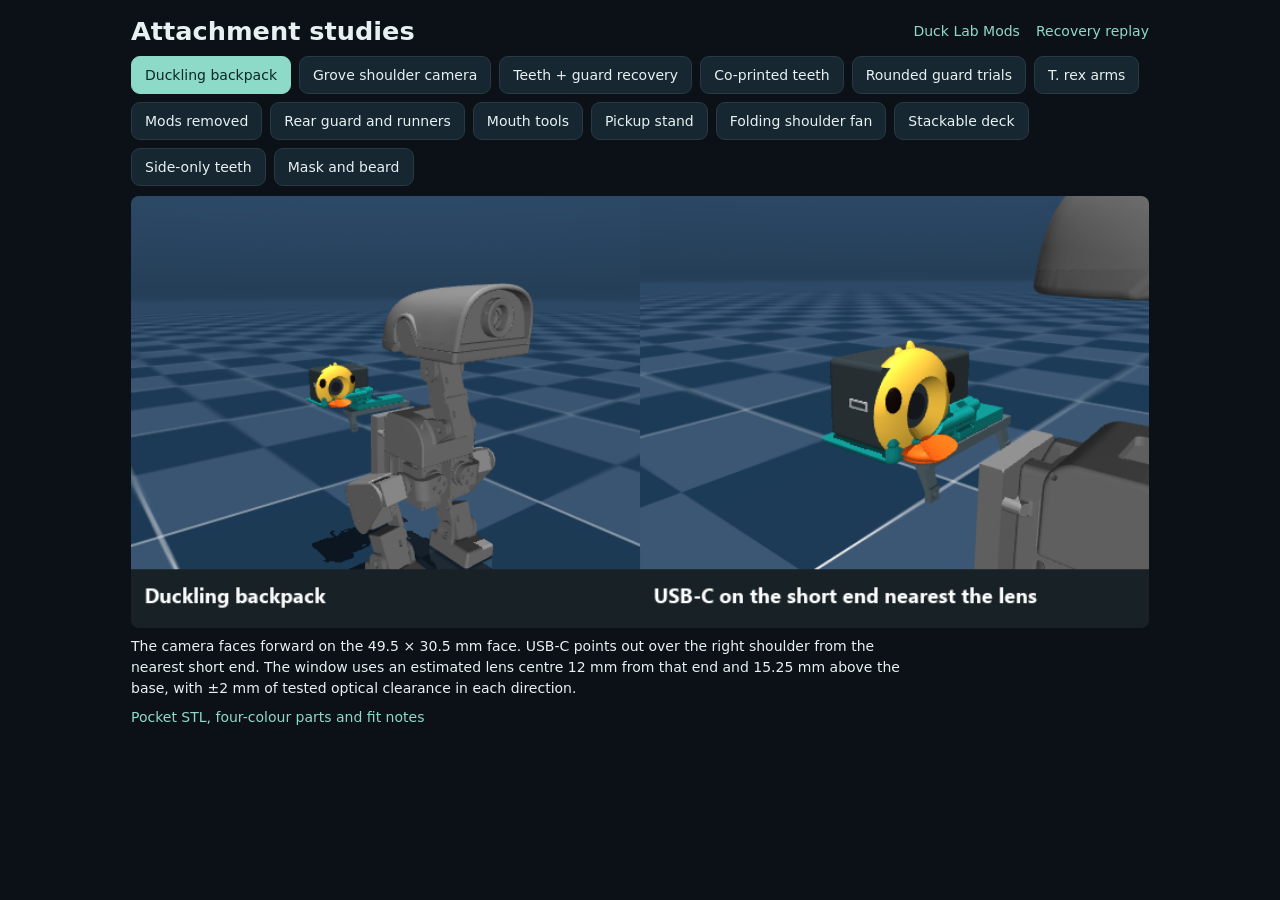
<file: assets/attachments.html>
<!doctype html>
<html lang="en">
<head>
  <meta charset="utf-8"><meta name="viewport" content="width=device-width,initial-scale=1">
  <title>Attachments · Duck Lab</title>
  <link rel="stylesheet" href="sim/sim.css?v=15">
  <style>
    .gallery{max-width:1050px;margin:auto;padding:1rem;color:var(--text)}
    .gallery header,.gallery nav,.gallery .choices{display:flex;align-items:center;gap:.5rem;flex-wrap:wrap}
    .gallery header{justify-content:space-between;margin-bottom:.6rem}
    .gallery h1{margin:0;font-size:clamp(1.2rem,3.5vw,1.6rem)}
    .gallery nav{gap:1rem}.gallery a{color:var(--mint)}
    .gallery button[aria-pressed="true"]{color:#0b2825;background:var(--mint);border-color:var(--mint)}
    .gallery figure{margin:.65rem 0}.gallery img{display:block;width:100%;height:auto;max-height:68vh;object-fit:contain;background:#10191d;border-radius:8px}
    .gallery figcaption{line-height:1.5;margin-top:.5rem;max-width:88ch}
    .gallery .links{display:flex;gap:1rem;flex-wrap:wrap;margin:.5rem 0;color:var(--muted)}
  </style>
</head>
<body><main class="gallery">
  <header><h1>Attachment studies</h1><nav aria-label="Duck Lab"><a href="simulate.html?mods=1">Duck Lab Mods</a><a href="tail-sizing.html">Recovery replay</a></nav></header>
  <div class="choices" id="choices" role="group" aria-label="Choose an attachment"></div>
  <label id="replay-controls" hidden>Replay <select id="replay"></select></label>
  <figure><img id="drawing" alt=""><figcaption id="notes" role="status"></figcaption></figure>
  <div class="links" id="links"></div>
</main>
<script type="module">
  const studies = [
  {
    "id": "duckling",
    "label": "Duckling backpack",
    "image": "duckling-pocket.png",
    "alt": "A small yellow duck head peeks out of a teal backpack on the V5. The Grove camera looks forward above the orange bill.",
    "note": "The camera faces forward on the 49.5 × 30.5 mm face. USB-C points out over the right shoulder from the nearest short end. The window uses an estimated lens centre 12 mm from that end and 15.25 mm above the base, with ±2 mm of tested optical clearance in each direction.",
    "links": [["Pocket STL, four-colour parts and fit notes", "duckling-pocket-kit.zip"]]
  },
  {
    "id": "grove-shoulder",
    "label": "Grove shoulder camera",
    "image": "grove-shoulder.png",
    "alt": "OV5647 camera facing forward on the right shoulder, blue Grove Vision AI V2 board behind it and a mint cable running back to the backpack",
    "note": "The short CSI ribbon links the camera to the Vision AI V2. The four-wire Grove lead clips along the removable boom to the backpack. The printed carrier alone is estimated at 13.89 g. This is a mechanical fit study. Physical fit, electrical integration and loaded get-up trials are pending.",
    "links": [["Carrier STL, wiring notes and bounty brief", "grove-shoulder-kit.zip"]]
  },
  {
    "id": "teeth-guard",
    "label": "Teeth + guard recovery",
    "image": "teeth-guard.webp",
    "alt": "Side-by-side policy replay of the same co-printed jaws with two guard shapes, first from a 95° right-side fall and then through a forward roll launched at 0.34 seconds",
    "note": "Both ducks wear the same co-printed teeth. At 95° on its right, the earlier guard stayed down. With 0.92 mm more flare on each side, the duck resumed walking in 3.58 s and advanced 2.01 m. Both cleared the 0.34 s roll. The revised guard passed 39 of 40 simulated starts, with one miss at 97° on its right.",
    "links": [
      ["Matched trial results", "teeth-guard-results.json"],
      ["Nearby angles and launch times", "teeth-guard-neighbors.json"],
      ["Revised guard STL and fit checks", "teeth-guard-kit.zip"],
      ["Co-printed jaws and fit coupon", "coprint-teeth-kit.zip"]
    ]
  },
  {
    "id": "coprint",
    "label": "Co-printed teeth",
    "image": "coprint-teeth.png",
    "alt": "Embedded TPU teeth and smooth stock jaws side by side, with a section through a keyed tooth root",
    "note": "Four flexible teeth per cheek on each rigid jaw. Each root has its own buried crossbar. For a smooth finish, swap the jaw shells. Start with the one-tooth coupon to check material assignment and retention.",
    "links": [
      [
        "Two-material 3MFs and U1 print guide",
        "coprint-teeth-kit.zip"
      ],
      [
        "Optional magnetic chin parts",
        "magnetic-face-kit.zip"
      ]
    ]
  },
  {
    "id": "guard",
    "label": "Rounded guard trials",
    "image": "guard-recovery.webp",
    "alt": "Matched original and rounded everyday guard runs using the stock get-up policy",
    "note": "The rounded guard stood from its back in 3.18 s and its right side in 3.42 s. Both covers retained the board shield. The original guard stayed down after these two starts. The clock jumps to the 20 s result at the end of each get-up replay.",
    "links": [
      [
        "Print guard and view test data",
        "rounded-guard-kit.zip"
      ],
      [
        "Compare guard shapes",
        "guard-cad.png"
      ]
    ],
    "replays": [
      {
        "id": "recovery",
        "label": "Back and right get-ups",
        "image": "guard-recovery.webp"
      },
      {
        "id": "front-left",
        "label": "Front and left get-ups",
        "image": "guard-front-left.webp",
        "note": "Both guards recovered from the front and left. The rounded guard resumed walking in 3.10 s from the front and 2.56 s from the left."
      },
      {
        "id": "rolls",
        "label": "Four forward-roll launches",
        "image": "guard-roulade.webp",
        "note": "Both guards completed all four forward rolls at the original launch times. The rounded guard missed one of seven additional launch times. These flat-floor runs use the shipped roll and walk policies."
      }
    ]
  },
  {
    "id": "claws",
    "label": "T. rex arms",
    "image": "necklace-claws.webp",
    "alt": "Rotating removable open collar with two bent arms and three curled, rounded claws on each hand",
    "note": "Six rounded TPU claws come away with the open-backed necklace. The print estimate is 4.69 g. With a 167 mm tail, both the smooth and clawed paw models stood up in 3.28 s from their right side.",
    "links": [
      [
        "Print collar and arms",
        "three-claw-necklace.zip"
      ],
      [
        "Paw close-up",
        "necklace-claws.png"
      ],
      [
        "On the Duck",
        "claws-on-duck.png"
      ]
    ]
  },
  {
    "id": "off",
    "label": "Mods removed",
    "image": "magnetic-face.png",
    "alt": "Revised bare head and chin beside their fitted accessories",
    "note": "With the cosmetic pieces off, the brow and chin are smooth. Only the optional cheek screw holes show. The revised head and flush receiver walked 2.59 m and passed all four flat-floor get-ups and four rolls. Adding the everyday guard and cartridges passed the rolls but failed the back and right get-ups in this same test.",
    "links": [
      [
        "Head and jaw kit and simulation results",
        "magnetic-face-kit.zip"
      ],
      [
        "Rear options",
        "rear-configurations.png"
      ]
    ]
  },
  {
    "id": "rear",
    "label": "Rear guard and runners",
    "image": "rear-configurations.png",
    "alt": "Recessed receiver alone, everyday protective cover installed, and removed tail cover with integral runners",
    "note": "The vented everyday cover slides on the removable V1.1 rails. Both roll shoes are built into the alternate tail cover. Release that cover and lift to remove the shoes and attached tail together. Pulling just the hinge pin leaves the runners on. Physical latch effort still needs a fit test.",
    "links": [
      [
        "Rear print files and test data",
        "removable-rear-kit.zip"
      ]
    ]
  },
  {
    "id": "mouth",
    "label": "Mouth tools",
    "image": "mouth-tools.png",
    "alt": "Pointer, paired fork tips and offset horn shown in the V5 beak and on their shared paddle",
    "note": "The stock beak holds one keyed paddle. Fit the single pointer, two tips 23 mm apart, or the offset horn before pickup. The CAD grasp and pickup path cleared the stock jaws and stand. Grip force and key actuation still need measurement.",
    "links": [
      [
        "Print files and assembly notes",
        "mouth-tools-fit.zip"
      ],
      [
        "Predicted camera views",
        "mouth-camera-aim.png"
      ]
    ]
  },
  {
    "id": "pickup",
    "label": "Pickup stand",
    "image": "mouth-pickup-stand.png",
    "alt": "Pickup stand presenting the mouth tool at jaw height, with approach and lift diagram",
    "note": "The ears on the paddle sit in the stand while the jaws close on the handle. The checked path lifts 20 mm before retreating. Release the tool before an empty-mouth stock roll. An autonomous pickup policy has yet to be tested.",
    "links": [
      [
        "Print stand and paddle",
        "mouth-tools-fit.zip"
      ]
    ]
  },
  {
    "id": "fan",
    "label": "Folding shoulder fan",
    "image": "folding-shoulder-feeler.png",
    "alt": "Three folding rounded lobes on the right-side shoulder boom, its removed cartridge and the camera view of its center pad",
    "note": "A removable, hand-opened shoulder fan carries three rounded lobes and a center stylus. Its sensor and actuator are concepts. The fitted boom failed the simulated get-up trials. Center the head before withdrawing the cartridge.",
    "links": [
      [
        "Geometry and recovery trials",
        "folding-shoulder-results.json"
      ]
    ]
  },
  {
    "id": "stack",
    "label": "Stackable deck",
    "image": "stack-deck.png",
    "alt": "Backpack deck with one and two cartridges installed, shown next to the loose retention pins",
    "note": "The upper deck shares the yoke's two M3 axes. Slide a cartridge forward onto its stop and insert the lateral pin. The second cartridge adds 6.2 mm of stack height. CAD checked both seated cartridges, their insertion paths and pin engagement. Payload mass and roll clearance need a new test for each build.",
    "links": [
      [
        "Deck, cartridges and fit data",
        "stack-deck-fit.zip"
      ]
    ]
  },
  {
    "id": "teeth",
    "label": "Side-only teeth",
    "image": "screw-teeth.png",
    "alt": "Four independent rows attached to upper and lower jaws, with recessed screws and nut section",
    "note": "Remove a four-tooth strip and only two 2.30 mm holes remain on that cheek. All nuts lie inside the original V5 profile. The 0–30° jaw sweep cleared the opposing rigid jaw by at least 0.80 mm. Check the upper strip for rocking on the first print.",
    "links": [
      [
        "Print files, assembly and fit data",
        "screw-cheek-teeth.zip"
      ]
    ]
  },
  {
    "id": "face",
    "label": "Mask and beard",
    "image": "magnetic-face.png",
    "alt": "Bare V5 head and chin beside the same parts with the magnetic mask and beard fitted",
    "note": "The parts carry the magnets. Steel targets can be fitted later through the inside of the face and under the lower mouth pad. Both outside surfaces stay intact. Measure peel and slip on the included coupons before wearing the accessories.",
    "links": [
      [
        "Magnetic print kit and assembly guides",
        "magnetic-face-kit.zip"
      ],
      [
        "Chin hatch",
        "beard-hatch.png"
      ],
      [
        "Mask section",
        "mask-magnetic-section.png"
      ],
      [
        "Earlier screw-on version",
        "mask-beard-fit.zip"
      ]
    ]
  }
];
  const url = new URL(location.href);
  const drawing = document.getElementById('drawing');
  const choices = document.getElementById('choices');
  const links = document.getElementById('links');
  const buttons = new Map();
  function select(study, updateAddress) {
    const replay = document.getElementById('replay');
    const options = study.replays || [];
    document.getElementById('replay-controls').hidden = options.length === 0;
    const pick = options.find(option => option.id === url.searchParams.get('replay')) || options[0];
    replay.replaceChildren(...options.map(option => new Option(option.label, option.id, false, option === pick)));
    replay.onchange = () => {
      url.searchParams.set('replay', replay.value);
      select(study, true);
    };
    drawing.src = 'sim/' + (pick?.image || study.image);
    drawing.alt = pick ? study.label + ' · ' + pick.label : study.alt;
    document.getElementById('notes').textContent = pick?.note || study.note;
    for (const [id, button] of buttons) button.setAttribute('aria-pressed', String(id === study.id));
    links.replaceChildren(...(study.links || []).map(([label, file]) => {
      const link = document.createElement('a');
      link.textContent = label;
      link.href = 'sim/' + file;
      return link;
    }));
    if (updateAddress) {
      url.searchParams.set('view', study.id);
      if (!options.length) url.searchParams.delete('replay');
      history.replaceState(null, '', url);
    }
  }
  for (const study of studies) {
    const button = document.createElement('button');
    button.type = 'button';
    button.textContent = study.label;
    button.addEventListener('click', () => select(study, true));
    buttons.set(study.id, button);
    choices.append(button);
  }
  select(studies.find(study => study.id === url.searchParams.get('view')) || studies[0], false);
</script>
</body></html>
</file>
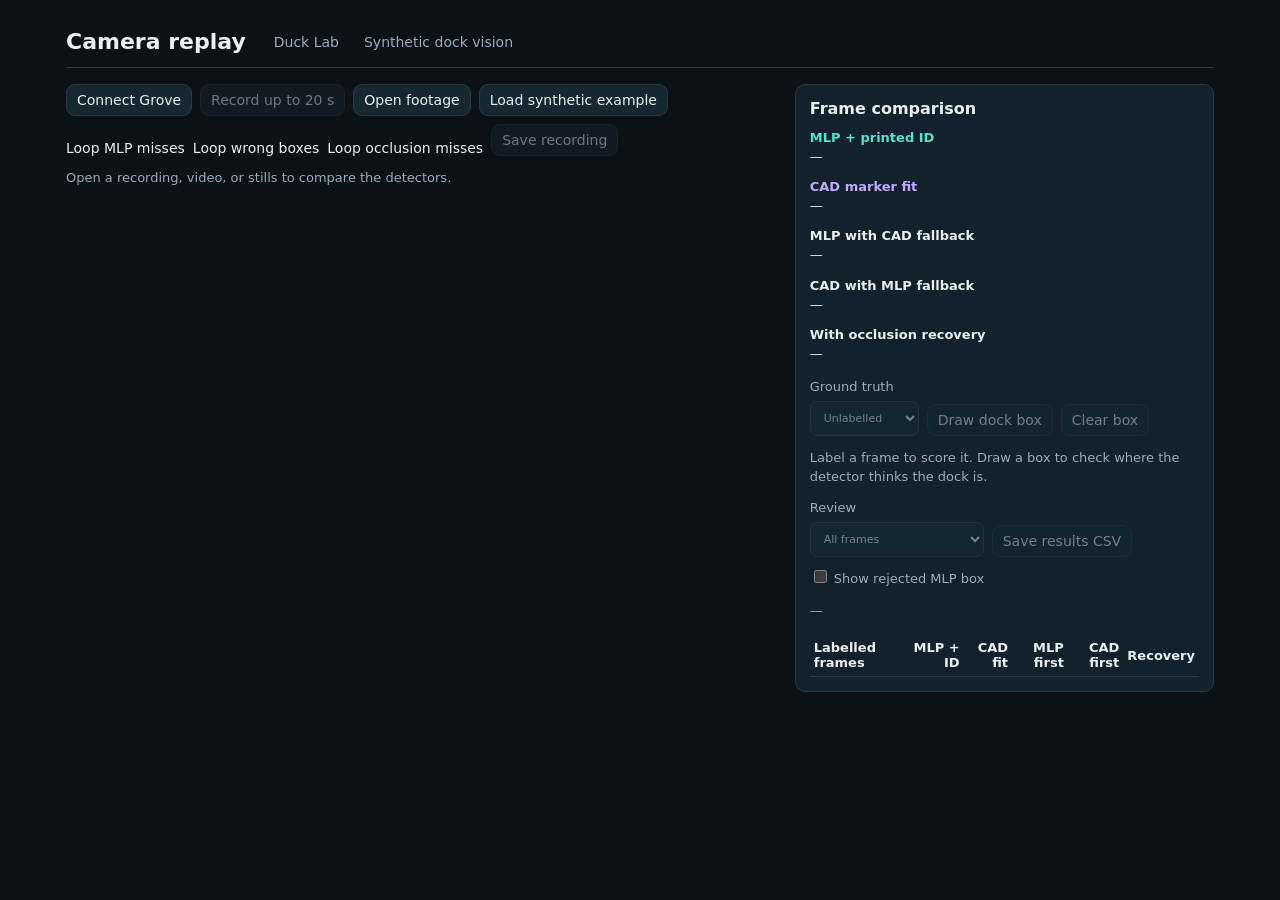
<file: assets/camera-replay.html>
<!doctype html>
<html lang="en">
<head>
  <meta charset="utf-8">
  <meta name="viewport" content="width=device-width, initial-scale=1">
  <title>Camera replay · Duck Lab</title>
  <link rel="stylesheet" href="sim/sim.css?v=15">
  <link rel="stylesheet" href="sim/camera-replay.css?v=3">
</head>
<body>
<main class="camera-lab">
  <header class="topbar">
    <h1>Camera replay</h1>
    <nav aria-label="Duck Lab"><a href="simulate.html">Duck Lab</a><a href="dock-vision.html">Synthetic dock vision</a></nav>
  </header>
  <div class="camera-grid">
    <section aria-label="Footage and transport">
      <div class="camera-source">
        <button id="connect">Connect Grove</button>
        <button id="record" disabled>Record up to 20 s</button>
        <button id="open">Open footage</button>
        <input id="file" type="file" accept=".json,image/jpeg,image/png,video/*" multiple hidden>
        <button id="example">Load synthetic example</button>
        <a href="?example=mlp-misses&amp;loop=1">Loop MLP misses</a>
        <a href="?example=cad-first&amp;loop=1">Loop wrong boxes</a>
        <a href="?example=occlusion&amp;loop=1">Loop occlusion misses</a>
        <button id="save" disabled>Save recording</button>
      </div>
      <p id="camera-status" role="status">Open a recording, video, or stills to compare the detectors.</p>
      <div id="frame-holder" hidden>
        <div>
          <p class="comparison-caption" id="before-caption" hidden></p>
          <canvas id="frame" aria-label="Selected camera frame with detector and annotation boxes"></canvas>
        </div>
        <div id="after-panel" hidden>
          <p class="comparison-caption" id="after-caption"></p>
          <canvas id="after-frame" aria-label="CAD-first decision on the same camera frame"></canvas>
        </div>
      </div>
      <div class="camera-transport" id="transport" hidden>
        <button id="previous" aria-label="Previous frame">‹</button>
        <button id="play">Play</button>
        <button id="next" aria-label="Next frame">›</button>
        <input id="seek" aria-label="Replay frame" type="range" min="0" max="0" value="0">
        <output id="time" for="seek"></output>
      </div>
    </section>
    <section class="camera-results" aria-label="Detector comparison">
      <h2>Frame comparison</h2>
      <dl class="frame-results">
        <div><dt class="mlp">MLP + printed ID</dt><dd id="mlp-frame">—</dd></div>
        <div><dt class="cad">CAD marker fit</dt><dd id="cad-frame">—</dd></div>
        <div><dt>MLP with CAD fallback</dt><dd id="fallback-frame">—</dd></div>
        <div><dt>CAD with MLP fallback</dt><dd id="cad-first-frame">—</dd></div>
        <div id="recovery-summary"><dt>With occlusion recovery</dt><dd id="recovery-frame">—</dd></div>
      </dl>
      <div class="camera-annotations">
        <label>Ground truth
          <select id="truth" disabled>
            <option value="unknown">Unlabelled</option>
            <option value="present">Dock visible</option>
            <option value="absent">Dock absent</option>
          </select>
        </label>
        <button id="box" disabled aria-pressed="false">Draw dock box</button>
        <button id="clear-box" disabled>Clear box</button>
      </div>
      <p id="frame-caption">Label a frame to score it. Draw a box to check where the detector thinks the dock is.</p>
      <div class="camera-annotations">
        <label>Review
          <select id="filter" disabled>
            <option value="all">All frames</option>
            <option value="difference">Detector disagreements</option>
            <option value="mlp-miss">MLP misses</option>
            <option value="miss">Misses and wrong boxes</option>
            <option value="false alarm">False alarms</option>
            <option value="unlabelled">Unlabelled frames</option>
          </select>
        </label>
        <button id="export" disabled>Save results CSV</button>
      </div>
      <label class="camera-proposal"><input id="proposal" type="checkbox"> Show rejected MLP box</label>
      <p id="review-status" role="status">—</p>
      <table aria-label="Results on labelled frames">
        <thead><tr><th scope="col">Labelled frames</th><th scope="col">MLP + ID</th><th scope="col">CAD fit</th><th scope="col">MLP first</th><th scope="col">CAD first</th><th scope="col" id="recovery-column">Recovery</th></tr></thead>
        <tbody id="totals"></tbody>
      </table>
    </section>
  </div>
</main>
<script type="module" src="sim/camera-replay.mjs?v=5"></script>
</body>
</html>
</file>
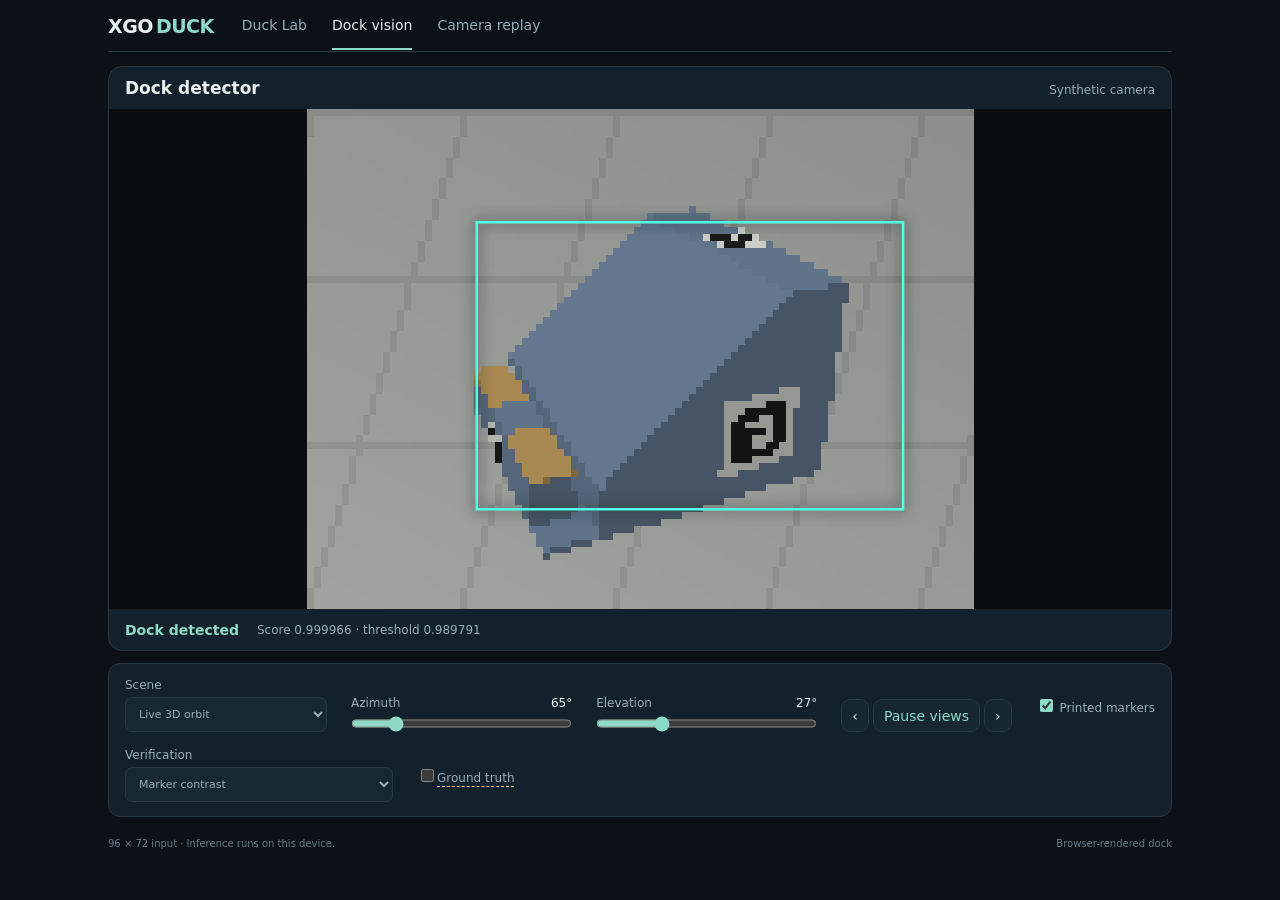
<file: assets/dock-vision.html>
<!doctype html>
<html lang="en">
<head>
  <meta charset="utf-8">
  <meta name="viewport" content="width=device-width,initial-scale=1">
  <meta name="description" content="Test the XGO Duck dock detector on synthetic camera views.">
  <title>Dock vision · Duck Lab</title>
  <link rel="stylesheet" href="sim/sim.css?v=15">
  <link rel="stylesheet" href="sim/dock-vision.css?v=2">
</head>
<body>
<main class="vision">
  <header class="topbar">
    <a class="wordmark" href="/">XGO<span>DUCK</span></a>
    <nav aria-label="Main"><a href="simulate.html">Duck Lab</a><a href="dock-vision.html" aria-current="page">Dock vision</a><a href="camera-replay.html">Camera replay</a></nav>
  </header>
  <section class="vision-stage" aria-label="Dock detector">
    <div class="vision-bar">
      <h1>Dock detector</h1>
      <span>Synthetic camera</span>
    </div>
    <div class="vision-camera">
      <div id="vision-image" hidden>
        <canvas id="vision-pixels" role="img" aria-label="Synthetic camera frame"></canvas>
        <svg id="vision-boxes" xmlns="http://www.w3.org/2000/svg" aria-hidden="true">
          <rect id="vision-target" class="target" hidden></rect>
          <rect id="vision-prediction" class="prediction" hidden></rect>
        </svg>
      </div>
      <p id="vision-load" role="status">Loading dock detector…</p>
    </div>
    <div class="vision-result" aria-live="polite">
      <strong id="vision-result">Waiting for a frame</strong>
      <span id="vision-score"></span>
      <span id="vision-overlap"></span>
    </div>
  </section>
  <section class="vision-controls" aria-label="Camera and overlays">
    <label class="scene-select">Scene
      <select id="vision-condition" disabled></select>
    </label>
    <div class="vision-angle">
      <label for="vision-frame">Camera view</label>
      <output for="vision-frame" id="vision-angle-value">—</output>
      <input id="vision-frame" type="range" min="0" max="0" step="1" value="0" disabled>
    </div>
    <div class="vision-angle" id="vision-altitude" hidden>
      <label for="vision-elevation">Elevation</label>
      <output id="vision-elevation-value" for="vision-elevation">27°</output>
      <input id="vision-elevation" type="range" min="3" max="88" step="1" value="27">
    </div>
    <div class="vision-playback">
      <button id="vision-prev" type="button" aria-label="Previous camera view" disabled>‹</button>
      <button id="vision-play" type="button" aria-pressed="false" disabled>Play views</button>
      <button id="vision-next" type="button" aria-label="Next camera view" disabled>›</button>
    </div>
    <label id="vision-markers-label" class="vision-truth" hidden><input id="vision-markers" type="checkbox" checked> Printed markers</label>
    <label class="scene-select">Verification
      <select id="vision-verification">
        <option value="raw">Detector only</option>
        <option value="contrast" selected>Marker contrast</option>
        <option value="pattern">Printed ID · native frame</option>
        <option value="detail">Printed ID · camera detail when available</option>
      </select>
    </label>
    <label class="vision-truth"><input id="vision-truth" type="checkbox"><span>Ground truth</span></label>
  </section>
  <footer><span id="vision-model">Inference runs on this device.</span><span id="vision-frame-info"></span></footer>
</main>
<script type="module" src="sim/dock-vision.mjs?v=5"></script>
</body>
</html>
</file>
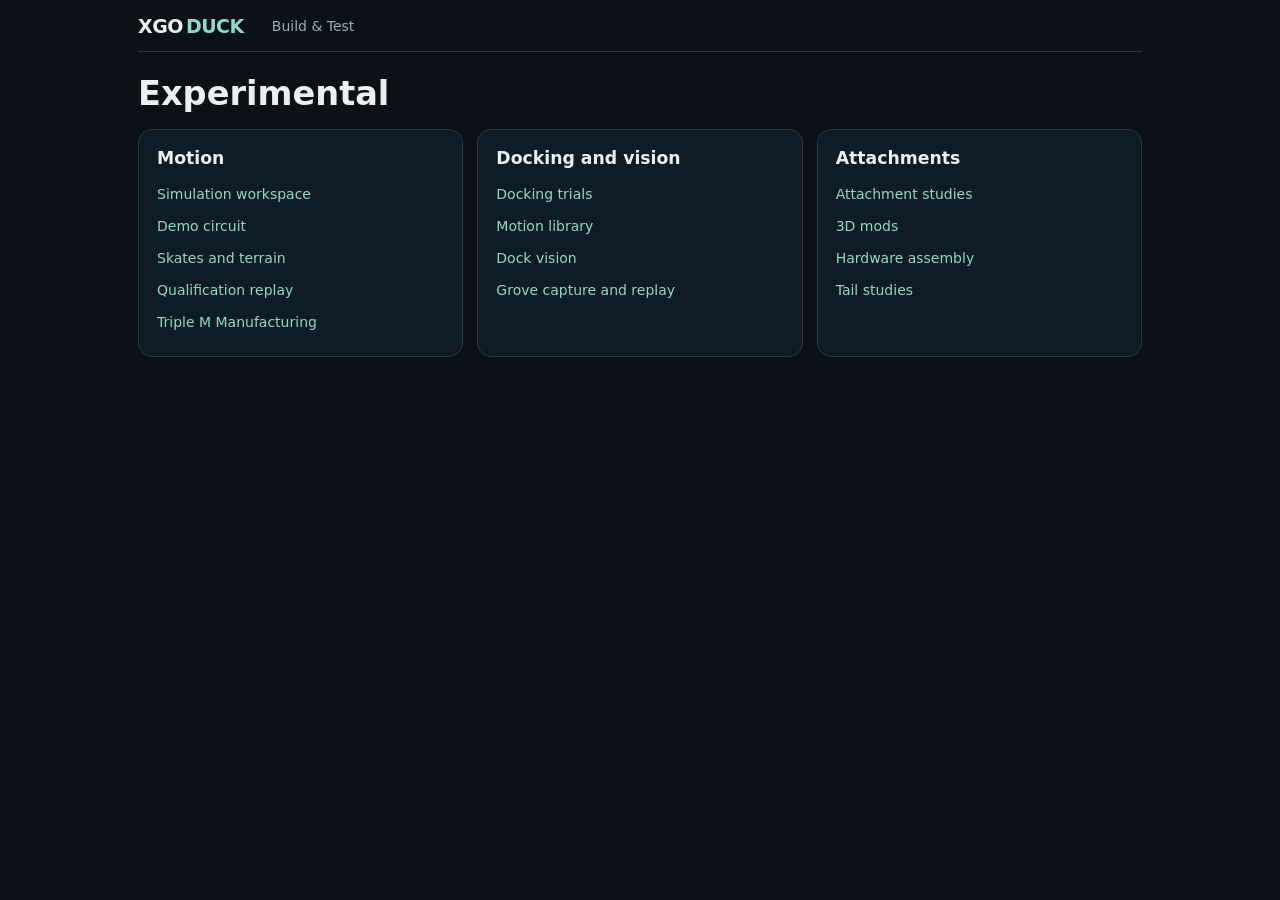
<file: assets/experimental.html>
<!doctype html>
<html lang="en">
<head>
  <meta charset="utf-8"><meta name="viewport" content="width=device-width, initial-scale=1">
  <title>Experimental · Duck Lab</title>
  <link rel="stylesheet" href="sim/sim.css?v=16">
  <link rel="stylesheet" href="sim/lab-entry.css?v=1">
</head>
<body>
<main class="lab-entry">
  <header class="topbar"><a class="wordmark" href="/">XGO<span>DUCK</span></a><nav aria-label="Main"><a href="build-test.html">Build &amp; Test</a></nav></header>
  <h1>Experimental</h1>
  <div class="experiment-grid">
    <section class="card"><h2>Motion</h2><ul class="experiment-links">
      <li><a href="simulate.html?lab=1">Simulation workspace</a></li>
      <li><a href="simulate.html?demo=1">Demo circuit</a></li>
      <li><a href="simulate.html?skates=1">Skates and terrain</a></li>
      <li><a href="simulate.html?replay=1">Qualification replay</a></li>
      <li><a href="triple-m.html">Triple M Manufacturing</a></li>
    </ul></section>
    <section class="card"><h2>Docking and vision</h2><ul class="experiment-links">
      <li><a href="simulate.html?dock=1">Docking trials</a></li>
      <li><a href="simulate.html?motions=1">Motion library</a></li>
      <li><a href="dock-vision.html">Dock vision</a></li>
      <li><a href="camera-replay.html">Grove capture and replay</a></li>
    </ul></section>
    <section class="card"><h2>Attachments</h2><ul class="experiment-links">
      <li><a href="attachments.html">Attachment studies</a></li>
      <li><a href="simulate.html?mods=1">3D mods</a></li>
      <li><a href="simulate.html?hardware=1">Hardware assembly</a></li>
      <li><a href="tail-sizing.html">Tail studies</a></li>
    </ul></section>
  </div>
</main>
</body></html>
</file>
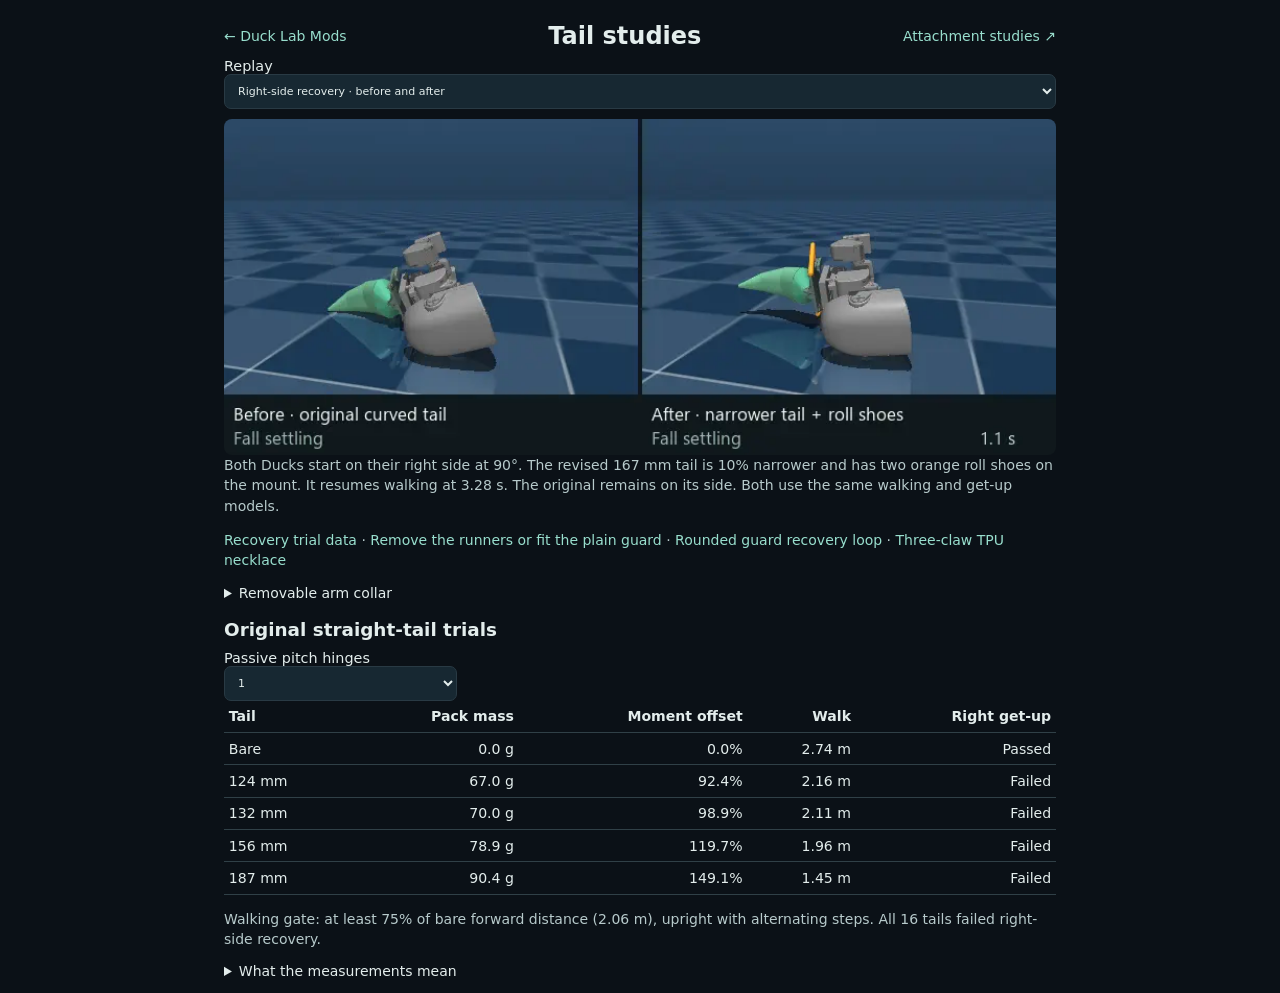
<file: assets/tail-sizing.html>
<!doctype html>
<html lang="en">
<head>
  <meta charset="utf-8"><meta name="viewport" content="width=device-width,initial-scale=1">
  <title>Tail studies · Duck Lab</title>
  <link rel="stylesheet" href="sim/sim.css?v=15">
  <style>
    .study {max-width:860px;margin:auto;padding:14px;color:#e3edec;font-family:system-ui,sans-serif}
    .study nav,.study .choices {display:flex;align-items:center;gap:12px;flex-wrap:wrap}
    .study nav {justify-content:space-between}.study h1 {font-size:1.5rem;margin:.5rem 0}
    .study figure {margin:.6rem 0}.study img {display:block;width:100%;height:auto;border-radius:8px}
    .study p,.study figcaption {color:#b7cacb;line-height:1.45}.study label {font-size:.9rem}
    .study table {border-collapse:collapse;width:100%;font-size:.88rem;font-variant-numeric:tabular-nums}
    .study th,.study td {padding:.48rem .3rem;text-align:right;border-bottom:1px solid #304047}
    .study th:first-child,.study td:first-child {text-align:left}.study a {color:#98decd}
    .study h2 {font-size:1.15rem;margin:1.15rem 0 .6rem}
  </style>
</head>
<body><main class="study">
  <nav><a href="simulate.html?mods=1&amp;tail=1&amp;trial=1">← Duck Lab Mods</a><h1>Tail studies</h1><a href="attachments.html">Attachment studies ↗</a></nav>
  <label>Replay <select id="scene"><option value="recovery" selected>Right-side recovery · before and after</option><option value="draped">Curved tail · deep forward lean</option><option value="draped-walk">Curved tail · longer stride</option><option value="walk">Original tail · lean test</option><option value="right">Original tail · right-side get-up</option></select></label>
  <figure><img id="replay" width="796" height="322" src="sim/tail-size-recovery.webp" alt="Previous and revised tail setups recovering from the same right-side start">
    <figcaption id="caption">Both Ducks start on their right side at 90°. The revised 167 mm tail is 10% narrower and has two orange roll shoes on the mount. It resumes walking at 3.28 s. The original remains on its side. Both use the same walking and get-up models.</figcaption>
  </figure>
  <div id="recovery-data">
    <p><a href="sim/tail-recovery-results.json">Recovery trial data</a> · <a href="attachments.html?view=rear">Remove the runners or fit the plain guard</a> · <a href="attachments.html?view=guard">Rounded guard recovery loop</a> · <a href="attachments.html?view=claws">Three-claw TPU necklace</a></p>
    <details><summary>Removable arm collar</summary>
      <figure><img src="sim/necklace-arms.png" loading="lazy" alt="Simulated neck before and after fitting the removable arms, with a separate view of the open collar"></figure>
      <p>The detachable collar and arms add an estimated 5.66 g. With the 167 mm tail and fitted roll shoes, this version also resumed walking at 3.28 s.</p>
      <p><a href="sim/tail-arms-results.json">Original mount trials</a> · <a href="sim/tail-arms-roll-shoes.json">Roll-shoe mount trials</a></p>
    </details>
  </div>
  <p id="curved-context" hidden>Left and right speed commands are 0.20 and 0.45 m/s in the curved-tail comparisons. The right-hand controller also uses an adjusted walking pitch reference. None of the three curved sizes recovered from the right-side fall. <a href="sim/tail-posture-results.json">Curved-tail trials</a></p>
  <h2>Original straight-tail trials</h2>
  <div class="choices"><label>Passive pitch hinges <select id="hinges"><option value="0">0 · rigid</option><option selected>1</option><option>2</option><option>3</option></select></label></div>
  <table><thead><tr><th>Tail</th><th>Pack mass</th><th>Moment offset</th><th>Walk</th><th>Right get-up</th></tr></thead><tbody id="results"></tbody></table>
  <p id="note" role="status"></p>
  <details><summary>What the measurements mean</summary>
    <p>Length runs from the root pivot to the tip. The widest section is 80 × 50 mm. Pack mass includes the fixed mount. The offset compares the pack’s mean rearward gravity moment during leaning gait with the extra forward head-and-neck moment in a fixed standing pose. A 100% offset describes that one pose. The tail also pulls rearward with the head upright.</p>
    <p>Every size uses the same V5 mount, stock feet, flat floor and shipped walking and recovery policies. The get-up trial starts from a 90° right-side fall with a neutral head command. The original straight-tail clips show the first 8 seconds. <a href="sim/tail-size-results.json">Full simulation results</a></p>
  </details>
</main>
<script type="module">
  const byId = id => document.getElementById(id);
  const captions = {
    recovery: byId('caption').textContent,
    draped: 'The 167 mm tail curves down from its mount. Its tip reaches 148 mm behind the root as the trunk leans 13° forward. The neck reaches 44° forward and the bill stays within 2° of level on average.',
    'draped-walk': 'With less lean, the same 167 mm tail walked 2.92 m in 20 seconds. The trunk leaned 8° forward, the neck reached 38° forward and the bill pointed 6° above horizontal on average.',
    walk: 'Both Ducks receive the same walking command. At 2 seconds the neck begins a 25° forward lean.',
    right: 'Both Ducks start on their right side. The bare Duck resumes walking at 2.86 seconds. The original tail-equipped Duck stays down.'
  };
  const scenes=byId('scene');
  function selectScene(scene) {
    if (!Object.hasOwn(captions,scene)) return;
    scenes.value=scene;
    byId('curved-context').hidden=!scene.startsWith('draped');
    byId('recovery-data').hidden=scene!=='recovery';
    byId('replay').height=scene==='recovery'?322:298;
    byId('replay').src='sim/tail-size-'+scene+'.webp';
    byId('replay').alt=scenes.selectedOptions[0].textContent+' — two MuJoCo recordings';
    byId('caption').textContent=captions[scene];
  }
  scenes.addEventListener('change', () => selectScene(scenes.value));
  const requested=new URLSearchParams(location.search).get('scene');
  if (requested) selectScene(requested);
  try {
    const response = await fetch('sim/tail-size-results.json');
    if (!response.ok) throw new Error();
    const data = await response.json();
    const stock = data.cases[0];
    function draw() {
      const rows = data.cases.filter(r => !r.length_mm || r.hinges === Number(byId('hinges').value));
      byId('results').replaceChildren(...rows.map(r => {
        const row = document.createElement('tr');
        for (const value of [r.length_mm ? r.length_mm + ' mm' : 'Bare', ((r.walk.mass_g-stock.walk.mass_g).toFixed(1))+' g',
              r.walk.offset_percent.toFixed(1)+'%', r.walk.forward_m.toFixed(2)+' m', r.right.pass ? 'Passed' : 'Failed']) {
          row.insertCell().textContent = value;
        }
        return row;
      }));
      byId('note').textContent = 'Walking gate: at least 75% of bare forward distance ('+
        (.75*stock.walk.forward_m).toFixed(2)+' m), upright with alternating steps. All 16 tails failed right-side recovery.';
    }
    byId('hinges').addEventListener('change',draw);
    draw();
  } catch { byId('note').textContent='The trial results could not be loaded. Reload the page to retry.'; }
</script>
</body></html>
</file>
<file: assets/sim/sim.css>
:root{color-scheme:dark;--bg:#0b1117;--panel:#12212b;--line:#293a44;--muted:#9aadb7;--text:#e8f0f1;--mint:#8edac8;--amber:#edc16f}*{box-sizing:border-box}body{margin:0;background:var(--bg);color:var(--text);font-family:Inter,system-ui,-apple-system,BlinkMacSystemFont,"Segoe UI",sans-serif;font-size:14px}main{max-width:1400px;margin:auto;padding:0 28px 28px}a{color:inherit;text-decoration:none}a:hover{color:var(--mint)}button,select{font:inherit;color:inherit}button{border:1px solid var(--line);background:#162731;border-radius:9px;padding:10px 13px;cursor:pointer;transition:background .15s,border-color .15s}button:hover:not(:disabled){border-color:#6fafa1;background:#203b42}button:disabled{opacity:.45;cursor:wait}button:focus-visible,a:focus-visible,select:focus-visible,input:focus-visible,#viewport:focus-visible{outline:2px solid var(--mint);outline-offset:3px}.primary{background:var(--mint);border-color:var(--mint);color:#0b2825;font-weight:650}.primary:hover:not(:disabled){background:#b5efde;color:#0b2825}.topbar{min-height:52px;border-bottom:1px solid var(--line);display:flex;align-items:center;gap:28px}.wordmark{font-size:19px;font-weight:850;letter-spacing:-.5px}.wordmark span{color:var(--mint);margin-left:3px}.topbar nav{display:flex;gap:25px}.topbar nav a{color:var(--muted);padding:15px 0}.topbar nav a[aria-current]{color:var(--text);border-bottom:2px solid var(--mint)}.lab-layout{display:grid;margin-top:10px;grid-template-columns:minmax(0,1fr) 360px;gap:18px;align-items:start}.stage-panel{background:var(--panel);border:1px solid var(--line);border-radius:16px;overflow:hidden;position:sticky;top:18px}.stage-bar{padding:10px;display:flex;gap:12px;justify-content:space-between;align-items:center;border-bottom:1px solid var(--line);flex-wrap:wrap}.tabs{display:flex;gap:4px;background:#0b1820;padding:4px;border-radius:9px}.tabs button{font-size:12px;padding:7px 12px;background:transparent;border:0;color:var(--muted)}.tabs button[aria-pressed=true]{background:#284039;color:#bbf4dc}.engine{font-family:ui-monospace,monospace;font-size:10px;letter-spacing:.4px;color:var(--muted)}#viewport{height:clamp(300px,calc(100dvh - 210px),720px);position:relative;background:radial-gradient(ellipse at 50% 60%,#1b333b,#0b121b 72%);touch-action:none;overflow:hidden}canvas{display:block;max-width:100%}#viewport canvas{width:100%;height:100%;position:absolute;inset:0}#loading{position:absolute;inset:0;display:grid;place-content:center;color:var(--mint);font-size:14px;z-index:3;background:#0b1820}#loading[hidden]{display:none}.scene-label{position:absolute;left:20px;top:18px;display:flex;align-items:center;gap:8px;font-size:9px;letter-spacing:1.5px;color:var(--mint);z-index:1;pointer-events:none}.status-dot{display:inline-block;width:6px;height:6px;border-radius:50%;background:var(--mint);box-shadow:0 0 10px #8edac840}.viewport-help{position:absolute;bottom:12px;width:100%;z-index:1;text-align:center;font-size:10px;color:#9bb6c3;pointer-events:none}.viewport-help span{margin:0 8px}.stage-toolbar{display:flex;align-items:center;flex-wrap:wrap;gap:10px;padding:14px 17px 0}.stage-toolbar>div{display:flex;flex-wrap:wrap;gap:7px;margin-right:auto}.stage-toolbar button{font-size:11px;padding:8px 10px}.stage-toolbar label{font-size:11px;color:var(--muted);display:flex;align-items:center;gap:5px}input[type=checkbox]{accent-color:var(--mint)}.mode-note{font-size:11px;line-height:1.6;min-height:32px;color:var(--muted);padding:0 18px;margin:12px 0}.stats{display:grid;grid-template-columns:repeat(4,minmax(0,1fr));padding:12px 5px}.stats>div{min-width:0;padding:0 8px;border-right:1px solid var(--line);display:flex;flex-direction:column;gap:4px}.stats>div:last-child{border:0}.stats small{font-size:8px;letter-spacing:1.3px;color:var(--muted)}.stats strong{font:500 20px ui-monospace,monospace;color:var(--mint)}.stats span{font-size:9px;color:#8299a6}.controls-panel{display:flex;flex-direction:column;gap:14px}.card{border:1px solid var(--line);border-radius:14px;background:#101c25;padding:18px}.card[hidden]{display:none}.section-heading{display:flex;align-items:center;justify-content:space-between;margin-bottom:13px}.section-heading h2{font-size:14px;font-weight:600;margin:0}.section-heading>span{font:10px ui-monospace,monospace;color:#739889}.preset-grid{display:grid;grid-template-columns:1fr 1fr;gap:7px}.preset-grid button{font-size:12px}.preset-grid button.active{border-color:var(--amber);color:var(--amber);background:#3a3020}.muted{font-size:11px;line-height:1.7;color:var(--muted);margin:12px 0 0}.button-row{display:flex;flex-wrap:wrap;gap:7px}.button-row button{font-size:11px;flex:1;white-space:nowrap}.toggle{font-size:11px;display:flex;align-items:center;gap:7px;margin:16px 0}.toggle span{font-size:9px;color:var(--muted);margin-left:auto}.range-label{font-size:11px;display:flex;justify-content:space-between;margin:14px 0 8px;color:#c5d6dc}.range-label output{color:var(--mint);font:10px ui-monospace,monospace}input[type=range]{width:100%;height:17px;accent-color:var(--mint);cursor:pointer}select{width:100%;padding:9px;border:1px solid var(--line);border-radius:7px;background:#172832;font-size:11px}.joint-row{border-bottom:1px solid #263842;padding:12px 0}.joint-row.selected{border-color:var(--amber)}.joint-heading{display:flex;gap:7px;align-items:baseline}.joint-heading button{background:transparent;border:0;padding:0;font-size:11px;text-align:left;color:#cadae1}.joint-heading .motor-id{font:9px ui-monospace,monospace;color:#698b99;min-width:21px}.joint-heading output{font:11px ui-monospace,monospace;color:var(--mint);margin-left:auto}.joint-row.selected .joint-heading button{color:var(--amber)}.joint-range{display:flex;justify-content:space-between;font-size:8px;color:#647c89;line-height:1.2}.small-note{margin-bottom:14px}.board-strip{display:flex;justify-content:space-between;align-items:center;gap:18px;flex-wrap:wrap;border:1px solid var(--line);border-radius:11px;margin-top:20px;padding:16px 19px;font-size:11px;color:var(--muted)}.board-strip>div{display:flex;align-items:center;gap:9px}.board-strip strong{font-weight:550;color:var(--text)}#board-state{font-size:10px}.board-strip .warning{color:var(--amber)}footer{display:flex;justify-content:space-between;gap:18px;flex-wrap:wrap;margin-top:18px;color:#657e8c;font-size:10px;line-height:1.7}footer a{color:#8aa6b3}.error{color:#ffd2a8;border:1px solid #925a38;background:#321e18;border-radius:10px;padding:15px;line-height:1.6}.error[hidden]{display:none}[hidden]{display:none!important}
@media(max-width:1000px){.lab-layout{grid-template-columns:minmax(0,1fr) 290px}.card{padding:14px}.stage-toolbar label{font-size:10px}.stats strong{font-size:20px}}
@media(max-width:760px){main{padding:0 15px 22px}.topbar{gap:20px;min-height:48px}.topbar nav{gap:16px}.topbar nav a{font-size:12px;padding:14px 0}.lab-layout{grid-template-columns:1fr}.stage-panel{position:static}.controls-panel{display:grid;grid-template-columns:1fr 1fr}.joint-card{grid-column:1/-1}#joint-controls{display:grid;grid-template-columns:1fr 1fr;gap:0 22px}#viewport{height:clamp(280px,calc(100dvh - 160px),560px)}.stats>div{padding:0 10px}.board-strip{justify-content:flex-start;gap:13px 22px}.engine{font-size:9px}.stage-bar{padding:11px}}
@media(max-width:480px){.wordmark{font-size:16px}.topbar nav{gap:13px}.controls-panel{display:flex}#joint-controls{grid-template-columns:1fr}.stats strong{font-size:19px}.stats>div{padding:0 8px}.stats small{font-size:7px}.stats span{font-size:8px}.stage-toolbar>div{width:100%}.tabs button{padding:7px 10px}.stage-bar{gap:5px}.engine{font-size:8px}.viewport-help{font-size:10px}.card{padding:17px}}
.tabs{flex-wrap:wrap}
.stock-only{display:none}
.stock-view .stock-only{display:block}
.stock-view .lab-extra,.stock-view .stage-bar .tabs,.stock-view #physics-controller-label,.stock-view #matrix-player,.stock-view #qualification-open,.stock-view #qualification-variant-field{display:none}
.stock-view .topbar nav{flex-wrap:wrap;column-gap:16px;row-gap:0}
#walk-card{grid-column:1/-1}
.walk-buttons{margin-top:12px}
#walk-state{min-height:2.8em}
.walk-metrics{display:grid;grid-template-columns:1fr 1fr;gap:8px;margin:12px 0 18px}
.walk-metrics>div{border:1px solid var(--line);border-radius:7px;background:#13242c;padding:8px}
.walk-metrics dt,.walk-legend dt{font-size:10px;color:var(--muted)}
.walk-metrics dd,.walk-legend dd{margin:4px 0 0;font:12px ui-monospace,monospace}
.walk-metrics dd.warning{color:var(--amber)}
.load-heading{margin:0 0 7px}.load-heading h3{font-size:12px;margin:0;font-weight:600}
.walk-graph{display:block;width:100%;height:70px;background:#0b1720;border-radius:6px}
.walk-graph path{fill:none;stroke:currentColor;stroke-width:1.5;vector-effect:non-scaling-stroke}
.walk-graph .grid-lines{color:var(--line);stroke-width:1}
.walk-legend{display:flex;justify-content:space-between;gap:7px;margin:8px 0 0}
.graph-cpu{color:var(--mint)}.graph-core{color:var(--amber)}.graph-gpu{color:#9eaeff}
.walk-hud{position:absolute;bottom:35px;left:12px;right:12px;z-index:1;display:flex;justify-content:center;flex-wrap:wrap;gap:4px;pointer-events:none}
.walk-hud span{border:1px solid #385058;background:#0c1720eb;border-radius:6px;padding:5px 7px;color:var(--muted);font-size:10px;white-space:nowrap}
.walk-hud b{color:var(--text);font:10px ui-monospace,monospace}.walk-hud b.warning{color:var(--amber)}
#search-map-panel{margin:12px 0 16px}
#search-map{width:100%;height:auto;border:1px solid var(--line);border-radius:7px;background:#0b1720}
.search-key{display:flex;gap:4px 10px;flex-wrap:wrap;list-style:none;padding:0;margin:8px 0 0;color:var(--muted);font-size:10px}
.search-key li::before{content:'';display:inline-block;width:7px;height:7px;margin-right:4px;border-radius:2px;background:#243544}
.search-key li:nth-child(2)::before{background:#376368}
.search-key li:nth-child(3)::before{background:#bd7958}
.search-key li:nth-child(4)::before{background:var(--mint)}
.search-key li:nth-child(5)::before{background:#90aafa}
.search-key li:nth-child(6)::before{background:#ffcb72}
.matrix-player{margin:8px 17px 14px;padding:12px;border:1px solid var(--line);border-radius:10px;background:#101c25}
.matrix-heading,.matrix-readouts{display:flex;gap:8px 12px;align-items:center;flex-wrap:wrap}
.matrix-heading{justify-content:space-between;margin-bottom:8px}
.matrix-heading h2{margin:0;font-size:13px;font-weight:600}
#matrix-playing{font-size:11px;color:var(--mint)}
.matrix-actions{display:grid;grid-template-columns:minmax(0,1fr) auto auto;gap:7px}
.matrix-actions button,.matrix-readouts button{padding:7px 9px;font-size:11px}
.matrix-readouts{margin-top:9px}
.matrix-readouts label{display:flex;gap:5px;align-items:center;color:var(--muted);font-size:11px}
.matrix-readouts .muted{margin:0}
@media(max-width:400px){.matrix-actions{grid-template-columns:1fr 1fr}.matrix-actions select{grid-column:1/-1}}
#qualification-card{grid-column:1/-1}
.qualification-switch{margin-top:7px}
#qualification-status{overflow-wrap:anywhere}
#qualification-events button{padding:5px 7px;flex:0 1 auto}
.qualification-position{margin-bottom:12px}
.dock-replay-selectors{display:grid;grid-template-columns:repeat(2,minmax(0,1fr));gap:7px;padding:5px 14px 8px;border-bottom:1px solid var(--line)}
.dock-replay-selectors .range-label{margin:0 0 4px}
.dock-replay-selectors select{padding:6px}
.qualification-alternate{grid-column:1/-1;display:flex;align-items:center;gap:6px;font-size:11px;color:var(--muted);cursor:pointer}
.dock-contact-overlay{position:absolute;bottom:32px;left:50%;transform:translateX(-50%);max-width:92%;width:max-content;padding:5px 8px;border-radius:5px;background:#0b1820de;color:var(--amber);font-size:10px;pointer-events:none}
.viewport-actions{position:absolute;z-index:2;right:12px;top:10px;display:flex;gap:6px}
.viewport-actions button{font-size:11px;min-height:44px;padding:6px 10px;background:#101c25ed}
.viewport-actions button:hover:not(:disabled){background:#284039}
.viewport-actions.triple-viewport-actions{inset:auto 8px 28px;justify-content:center;flex-wrap:wrap}
#viewport:has(.triple-viewport-actions:not([hidden])) .dock-contact-overlay{bottom:78px}
#viewport:has(.triple-viewport-actions:not([hidden])) .scene-label{right:110px}
#viewport:has(.triple-viewport-actions:not([hidden])) .scene-label .status-dot{flex:none}
.dock-overhead[aria-pressed=true]{background:#284039;border-color:#597d73;color:#bbf4dc}
.qualification-contact{grid-column:1/-1}
.qualification-summary{width:100%;border-collapse:collapse;table-layout:fixed;font-size:11px}
.qualification-summary th,.qualification-summary td{border-top:1px solid var(--line);padding:7px 3px;overflow-wrap:anywhere;text-align:left}
.qualification-summary th{font-weight:600;color:var(--muted)}


.hardware-card{grid-column:1/-1}
.hardware-views{display:grid;grid-template-columns:repeat(4,minmax(0,1fr));gap:7px;padding:9px 14px;border-bottom:1px solid var(--line)}
.hardware-views button{font-size:11px;padding:9px 6px}
.hardware-views button[aria-pressed=true]{background:#284039;border-color:#597d73;color:#bbf4dc}
.skate-tools{padding:9px 14px;border-bottom:1px solid var(--line)}
#physics-card{grid-column:1/-1}
.hardware-toolbar{display:flex;align-items:center;flex-wrap:wrap;gap:7px;padding:10px 14px 13px}
.hardware-toolbar button{font-size:11px;padding:7px 8px}
.hardware-toolbar label{display:flex;gap:5px;align-items:center;color:var(--muted);font-size:11px}
.hardware-legend{display:grid;gap:14px;margin:19px 0 16px}
.hardware-legend>div{position:relative;padding-left:14px}
.hardware-legend>div::before{content:"";position:absolute;top:4px;left:0;width:7px;height:7px;border-radius:2px;background:#6fc4ff}
.hardware-legend>div:nth-child(2)::before{background:#579eb5}
.hardware-legend>div:nth-child(3)::before{background:#efaf51}
.hardware-legend dt{font-size:12px;font-weight:600}
.hardware-legend dd{font-size:11px;line-height:1.55;color:var(--muted);margin:4px 0 0}
#hardware-note{padding:10px 11px;border:1px solid var(--line);border-radius:8px;background:#13242c;color:var(--text);font-size:12px;line-height:1.55;margin:0}

#loading{text-align:center;gap:8px;align-items:center}
#loading strong{color:var(--text);font-size:clamp(24px,5vw,38px)}
.hardware-source{margin:0}
#loading{opacity:1;transition:opacity .18s ease,display .18s allow-discrete}
#loading[hidden]{opacity:0;pointer-events:none}
@media(prefers-reduced-motion:reduce){#loading{transition:none}}

.sim-controls{min-width:0}
.sim-controls > summary{display:none}
.sim-setup,.stats{min-width:0;background:var(--panel);border:1px solid var(--line);border-radius:14px}
.sim-setup{grid-column:1/-1}
.sim-setup .tabs{width:100%}
.sim-setup .mode-note{min-height:0}
.sim-setup .hardware-views{grid-template-columns:repeat(2,minmax(0,1fr))}
.sim-controls select{min-width:0}
.sim-controls .matrix-player{margin:0}
.stats small{overflow-wrap:anywhere}

@media (max-width: 600px), (max-width: 960px) and (max-height: 500px) {
  .sim-page{overflow-anchor:none}
  .sim-page main{padding-left:max(10px,env(safe-area-inset-left));padding-right:max(10px,env(safe-area-inset-right))}
  .sim-workspace{display:flex;flex-direction:column;height:100svh;min-height:320px;padding-block:env(safe-area-inset-top) env(safe-area-inset-bottom)}
  .sim-page .topbar{gap:8px 16px;flex-wrap:wrap}
  .sim-page .topbar nav{gap:4px 12px;flex-wrap:wrap;margin-left:auto}
  .sim-page .topbar nav a{align-content:center;padding:0;min-height:44px}
  .sim-page .topbar .lab-extra{display:none}
  .lab-layout{display:flex;flex:1 1 auto;min-height:0;flex-direction:column;align-items:stretch;margin-top:6px;gap:8px}
  .stage-panel{position:static;flex:1 1 0;min-height:140px}
  #viewport{height:100%}
  .scene-label{top:12px;left:12px;letter-spacing:1px}
  .sim-controls{flex-shrink:0;background:var(--panel);border:1px solid var(--line);border-radius:12px}
  .sim-controls > summary{display:list-item;align-content:center;min-height:46px;padding:0 14px;color:var(--mint);font-size:14px;font-weight:650;cursor:pointer}
  .sim-controls[open] > summary{border-bottom:1px solid var(--line)}
  .sim-controls-content{max-height:min(43svh,430px);overflow:auto;overscroll-behavior-y:contain;padding:8px;gap:8px}
  .controls-panel,#joint-controls{display:flex;flex-direction:column;gap:8px}
  .sim-controls button,.sim-controls select,.sim-controls .toggle,.sim-controls input[type=range]{min-height:44px}
  .sim-controls .tabs{display:grid;grid-template-columns:repeat(3,minmax(0,1fr))}
  .sim-controls .tabs button{padding-inline:4px;white-space:normal}
  .sim-controls .stage-toolbar select{width:auto}
}

@media (max-width: 960px) and (max-height: 500px) and (orientation: landscape) {
  .lab-layout:has(> .sim-controls[open]){flex-direction:row}
  .sim-controls[open]{width:min(42%,330px);overflow:hidden}
  .sim-controls-content{max-height:calc(100svh - 112px)}
}

.sim-fullscreen{overflow:hidden}
.sim-fullscreen .topbar,.sim-fullscreen .board-strip,.sim-fullscreen footer{visibility:hidden}
.lab-layout.is-fullscreen{
  position:fixed;
  inset:0;
  z-index:10;
  display:block;
  width:100%;
  height:100dvh;
  margin:0;
  overflow:hidden;
  background:#0c1720;
}
.is-fullscreen .stage-panel{position:static;height:100%;border:0;border-radius:0}
.is-fullscreen #viewport{height:100%}
.is-fullscreen .viewport-help{display:none}
.is-fullscreen .scene-label{left:calc(12px + env(safe-area-inset-left));top:calc(16px + env(safe-area-inset-top))}
.is-fullscreen .viewport-actions{right:calc(10px + env(safe-area-inset-right));top:calc(10px + env(safe-area-inset-top))}
.is-fullscreen .viewport-actions.triple-viewport-actions{top:auto;bottom:calc(57px + env(safe-area-inset-bottom))}
.is-fullscreen #viewport:has(.triple-viewport-actions:not([hidden])) .dock-contact-overlay{bottom:calc(107px + env(safe-area-inset-bottom))}
.is-fullscreen .walk-hud,.is-fullscreen .dock-contact-overlay{bottom:calc(66px + env(safe-area-inset-bottom))}
.is-fullscreen .sim-controls{
  position:absolute;
  z-index:3;
  left:calc(10px + env(safe-area-inset-left));
  right:calc(10px + env(safe-area-inset-right));
  bottom:calc(10px + env(safe-area-inset-bottom));
  width:auto;
  max-width:420px;
  margin-left:auto;
  border:0;
  background:transparent;
  overflow:visible;
  pointer-events:none;
}
.is-fullscreen .sim-controls > summary,.is-fullscreen .sim-controls-content{
  border:1px solid var(--line);
  border-radius:12px;
  background:var(--panel);
  pointer-events:auto;
}
.is-fullscreen .sim-controls > summary{
  display:list-item;
  align-content:center;
  width:max-content;
  min-height:46px;
  margin-left:auto;
  padding:0 14px;
  color:var(--mint);
  font-size:14px;
  font-weight:650;
  cursor:pointer;
}
.is-fullscreen .sim-controls-content{
  position:absolute;
  right:0;
  bottom:calc(100% + 8px);
  left:0;
  display:flex;
  flex-direction:column;
  gap:8px;
  max-height:min(58dvh,460px);
  overflow:auto;
  overscroll-behavior:contain;
  padding:8px;
}
</file>
<file: assets/sim/camera-replay.css>
.camera-lab { max-width: 1180px; padding: 16px; margin: auto; }
.camera-lab h1 { font-size: 22px; margin: 0; }
.camera-lab h2 { font-size: 16px; margin: 0 0 12px; }
.camera-grid { display: grid; grid-template-columns: minmax(0, 1.7fr) minmax(270px, 1fr); gap: 16px; margin-top: 16px; }
.camera-source, .camera-annotations, .camera-transport { display: flex; align-items: end; flex-wrap: wrap; gap: 8px; }
.camera-lab button { padding: 7px 10px; }
.camera-annotations label { display: grid; gap: 4px; }
.camera-proposal { display: block; margin-top: 10px; }
.camera-lab p, .camera-lab label { font-size: 13px; color: var(--muted); line-height: 1.45; }
#frame-holder { background: #080f16; overflow: hidden; border: 1px solid var(--line); border-radius: 10px; }
#frame, #after-frame { display: block; width: 100%; height: auto; margin: auto; }
#frame-holder.order-mode { display: grid; grid-template-columns: minmax(0, 1fr) minmax(0, 1fr); gap: 2px; }
#frame-holder.order-mode[hidden] { display: none; }
.camera-lab .comparison-caption { margin: 0; padding: 8px; color: var(--text); background: var(--panel); font-weight: 600; }
#frame-holder.drawing, #frame-holder.drawing canvas { cursor: crosshair; touch-action: none; }
.camera-transport { align-items: center; padding-block: 8px; }
.camera-transport[hidden] { display: none; }
.camera-transport input { flex: 1 1 100px; }
.camera-transport output { font-variant-numeric: tabular-nums; font-size: 13px; }
.camera-results { border: 1px solid var(--line); border-radius: 10px; background: var(--panel); padding: 14px; }
.frame-results { margin: 0 0 14px; display: grid; gap: 12px; }
.frame-results dt { font-weight: 650; font-size: 13px; }
.frame-results dd { margin: 4px 0 0; font-size: 13px; min-height: 1.4em; }
.frame-results .mlp { color: #57e1ce; }
.frame-results .cad { color: #c4a9ff; }
.camera-results table { width: 100%; border-collapse: collapse; font-size: 13px; }
.camera-results th, .camera-results td { padding: 6px 4px; border-bottom: 1px solid var(--line); text-align: right; }
.camera-results th:first-child { text-align: left; }
@media (max-width: 820px) { .camera-grid { grid-template-columns: 1fr; } }
</file>
<file: assets/sim/dock-vision.css>
.vision {
  max-width: 1120px;
}
.vision-stage {
  margin: 14px auto 0;
  overflow: hidden;
  border: 1px solid var(--line);
  border-radius: 14px;
  background: var(--panel);
}
.vision-bar, .vision-result {
  display: flex;
  align-items: baseline;
  flex-wrap: wrap;
  gap: 7px 18px;
  padding: 11px 16px;
}
.vision h1 {
  flex: 1;
  margin: 0;
  font-size: 17px;
  font-weight: 650;
}
.vision-bar span, .vision-result span, .vision-controls label, .vision-angle output {
  font-size: 12px;
  color: var(--muted);
}
.vision-camera {
  display: grid;
  place-items: center;
  min-height: 190px;
  background: #090e12;
}
#vision-image {
  position: relative;
  width: min(100%, 76dvh, 667px);
}
#vision-pixels {
  width: 100%;
  height: auto;
  image-rendering: pixelated;
}
#vision-boxes {
  position: absolute;
  inset: 0;
  width: 100%;
  height: 100%;
  pointer-events: none;
}
#vision-boxes rect {
  fill: none;
  vector-effect: non-scaling-stroke;
  stroke-width: 2.5px;
}
#vision-boxes rect[hidden] { display: none; }
#vision-boxes .prediction {
  stroke: #51ffe2;
  filter: drop-shadow(0 0 1px #051e19);
}
#vision-boxes .target {
  stroke: #ffc155;
  stroke-dasharray: 6 4;
}
#vision-load {
  margin: 20px;
  text-align: center;
  color: var(--muted);
}
.vision-result {
  min-height: 41px;
  align-items: center;
}
.vision-result strong { font-size: 14px; color: var(--mint); }
.vision-controls {
  display: flex;
  align-items: flex-end;
  flex-wrap: wrap;
  gap: 16px 24px;
  margin-top: 12px;
  padding: 14px 16px;
  background: var(--panel);
  border: 1px solid var(--line);
  border-radius: 12px;
}
.scene-select {
  display: grid;
  gap: 5px;
  min-width: 10rem;
}
.vision-angle {
  flex: 1 1 200px;
  display: grid;
  grid-template-columns: auto 1fr;
  align-items: baseline;
  gap: 5px;
}
.vision-angle output { text-align: right; color: var(--text); }
.vision-angle input { grid-column: 1/-1; margin: 0; }
.vision-playback { display: flex; gap: 4px; }
.vision-playback button { height: 33px; padding: 0 10px; }
.vision-playback button[aria-pressed=true] { color: var(--mint); }
.vision-truth { align-self: center; }
.vision-truth span { text-decoration: underline dashed var(--amber); text-underline-offset: 4px; }
@media (max-width: 680px) {
  .vision-controls { gap: 12px 15px; }
  .vision-angle { flex-basis: 130px; }
}
</file>
<file: assets/sim/lab-entry.css>
.lab-entry { max-width: 1060px; }
.lab-entry h1 { margin: 22px 0 16px; font-size: clamp(1.55rem, 5vw, 2.1rem); }
.lab-entry h2 { margin: 0; font-size: 1.08rem; }
.lab-entry h3 { margin: 0; font-size: .95rem; }
.lab-entry h2[id] { scroll-margin-block-start: 12px; }
.lab-entry .card p { margin: .5rem 0 .85rem; color: var(--muted); line-height: 1.5; }
.lab-entry :where(button, .entry-action, .matrix-actions select) { min-block-size: 44px; }
.lab-entry .topbar nav a { display: inline-flex; align-items: center; min-block-size: 44px; }
.lab-section-nav { display: none; }
.build-grid { display: grid; grid-template-columns: minmax(0, 1fr) minmax(0, 1.15fr); gap: 14px; align-items: start; }
.build-tools { display: grid; gap: 14px; }
.print-sequence { margin: 15px 0 0; padding: 0 0 0 1.35rem; }
.print-sequence li { padding: 12px 0 12px 6px; border-top: 1px solid var(--line); }
.print-sequence li::marker { color: var(--mint); font-weight: 700; }
.entry-actions { display: flex; flex-wrap: wrap; gap: 8px; align-items: center; }
.entry-actions span { color: var(--muted); font-size: .83rem; }
.entry-action { display: inline-flex; align-items: center; padding: 8px 11px; border: 1px solid var(--line); border-radius: 7px; background: #162731; }
.entry-action:hover { border-color: var(--mint); }
.entry-action.primary { background: var(--mint); border-color: var(--mint); }
.entry-action.primary:hover { background: #b5efde; color: #0b2825; }
.board-tools { margin: 10px 0; }
.build-checklist-heading { display: flex; align-items: baseline; justify-content: space-between; flex-wrap: wrap; gap: 8px; }
.build-checklist-heading span { color: var(--mint); font-size: .83rem; }
.build-checklist { display: grid; gap: 2px; }
.build-checklist label { display: flex; align-items: center; min-block-size: 44px; gap: 9px; padding: 7px 0; line-height: 1.4; cursor: pointer; }
.build-checklist input { flex: none; inline-size: 18px; block-size: 18px; margin: 0; accent-color: var(--mint); }
.trial-download { margin-top: 12px; }
#build-trial-state, #checklist-board, #checklist-storage { font-size: .83rem; }
.trial-comparison { width: 100%; font-size: .83rem; border-collapse: collapse; }
.trial-comparison th, .trial-comparison td { padding: 6px 4px; border-top: 1px solid var(--line); text-align: right; overflow-wrap: anywhere; }
.trial-comparison th:first-child { text-align: left; }
.lab-entry .matrix-player { margin: 0; }
.lab-entry .matrix-player p, .lab-entry #wifi-reboot-note { font-size: .82rem; }
.lab-entry footer a { font-size: .86rem; }
.experiment-grid { display: grid; grid-template-columns: repeat(3, minmax(0, 1fr)); gap: 14px; }
.experiment-links { list-style: none; margin: 10px 0 0; padding: 0; }
.experiment-links a { display: block; padding: 8px 0; color: var(--mint); }
.experiment-links a:hover { text-decoration: underline; }
@media (max-width: 960px) {
  .lab-section-nav { display: grid; grid-template-columns: repeat(4, minmax(0, 1fr)); gap: 6px; margin: 0 0 14px; }
  .lab-section-nav a { display: grid; place-items: center; min-block-size: 44px; padding: 4px; border: 1px solid var(--line); border-radius: 8px; font-size: .83rem; text-align: center; }
  .board-tools { display: grid; grid-template-columns: repeat(2, minmax(0, 1fr)); }
  .experiment-grid { grid-template-columns: repeat(2, minmax(0, 1fr)); }
}
@media (max-width: 650px) {
  .build-grid, .experiment-grid { grid-template-columns: minmax(0, 1fr); }
  .lab-entry .matrix-actions { grid-template-columns: repeat(2, minmax(0, 1fr)); }
  .lab-entry .matrix-actions select { grid-column: 1 / -1; }
  .lab-entry .matrix-readouts label { display: flex; align-items: center; min-block-size: 44px; }
}
</file>
